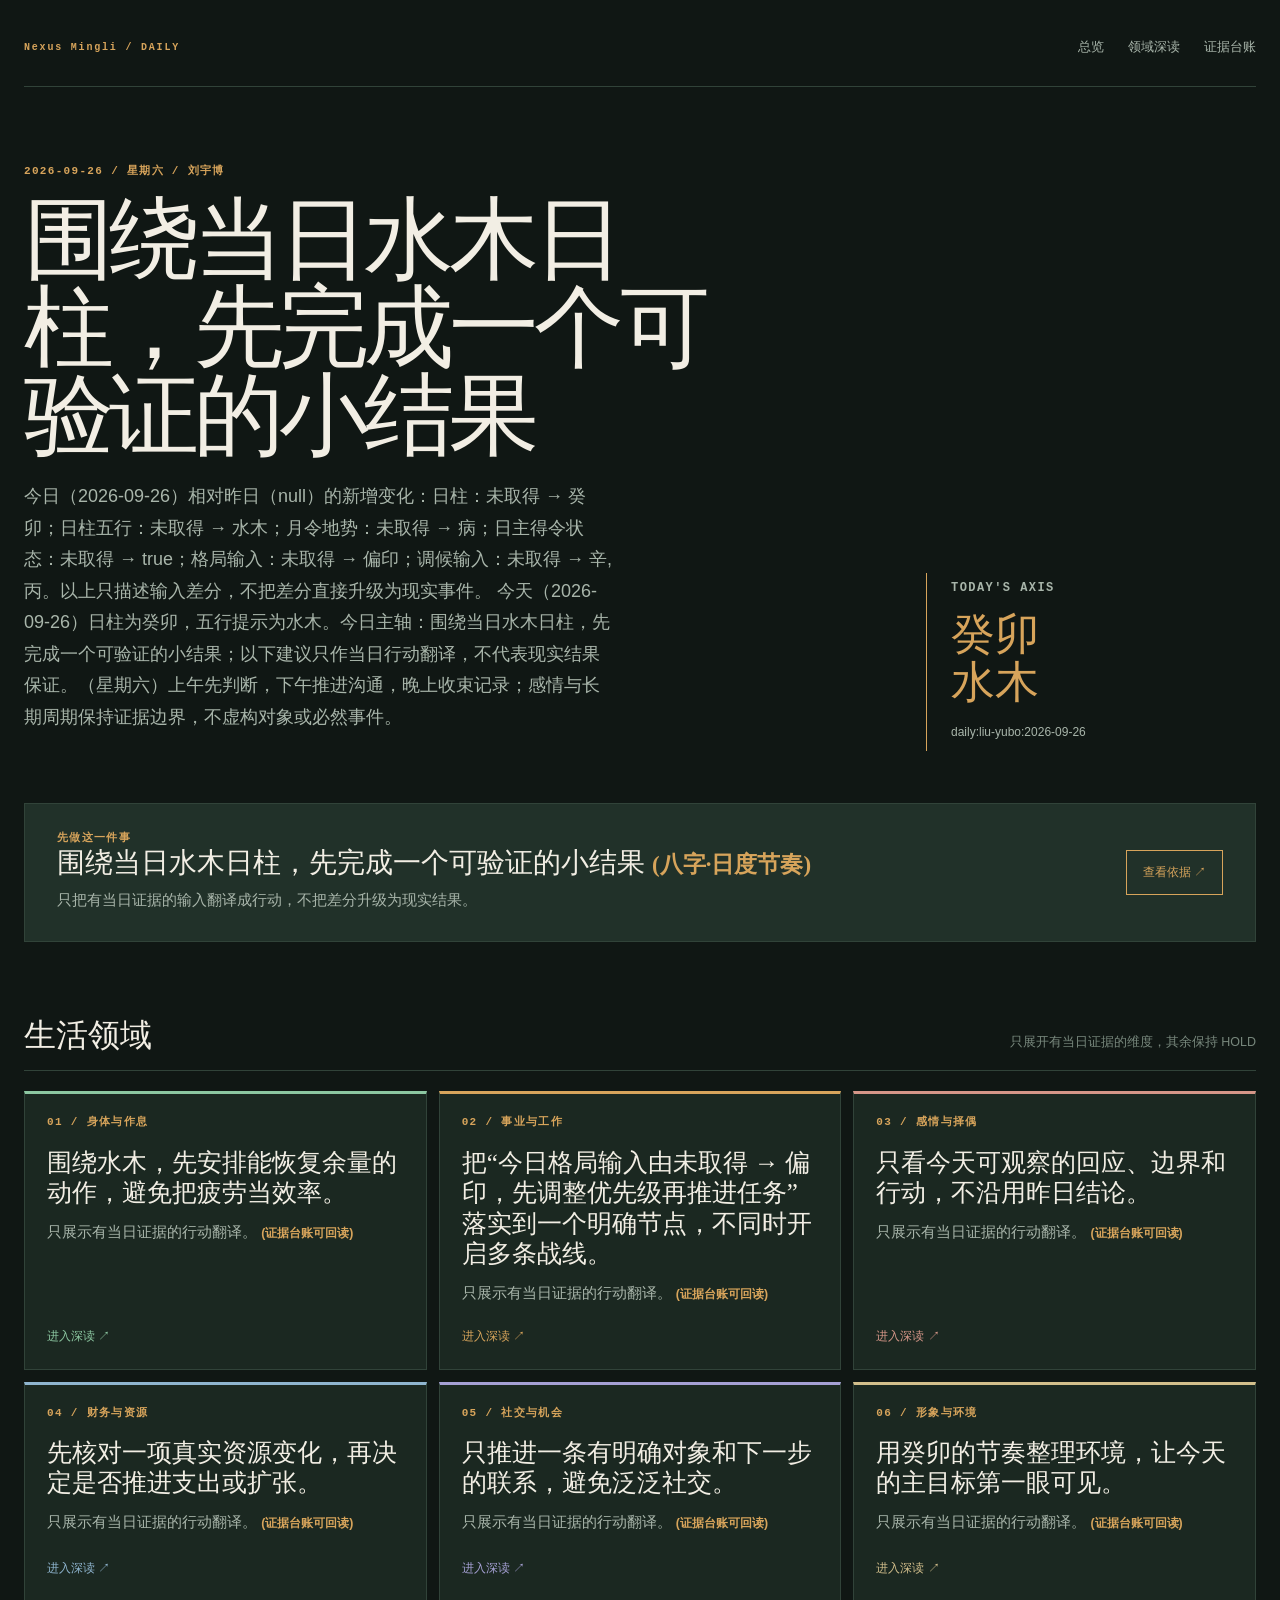
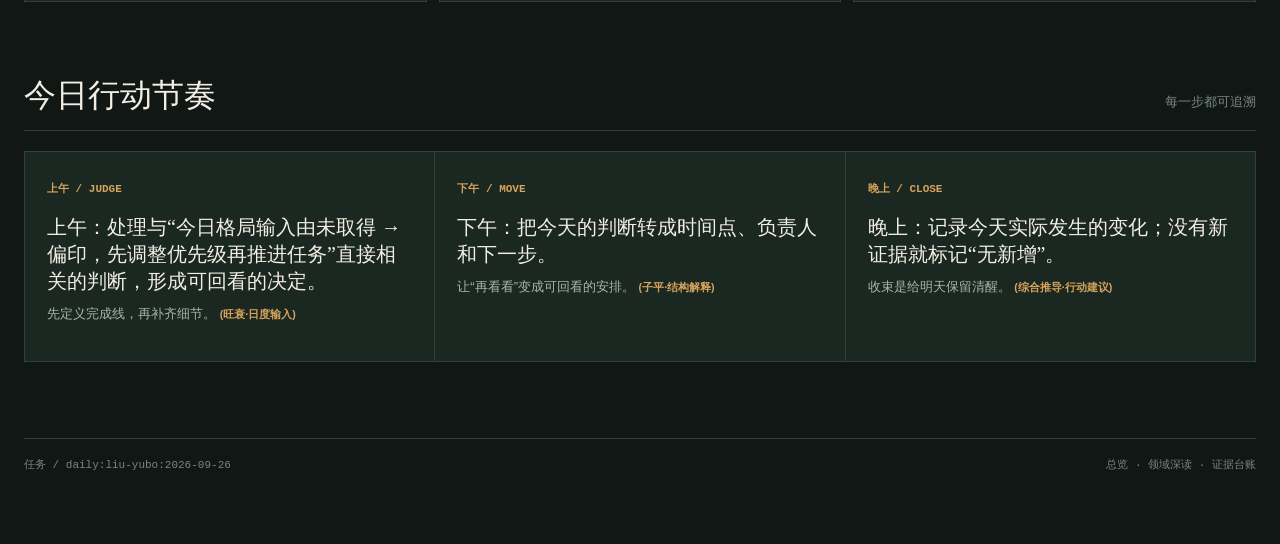
<file: index.html>
<!doctype html><html lang="zh-CN"><head><meta charset="utf-8"><meta name="viewport" content="width=device-width,initial-scale=1"><meta name="description" content="Nexus Mingli｜刘宇博个人命理日报与可回放证据台账"><link rel="canonical" href="https://fieldsgroover108-sys.github.io/liu-yubo-mingli-daily/"><title>刘宇博｜2026-09-26 总览</title><link rel="stylesheet" href="styles.css"></head><body><main class="shell"><header class="top"><div class="brand">Nexus Mingli / DAILY</div><nav class="nav"><a href="index.html">总览</a><a href="domain.html">领域深读</a><a href="evidence.html">证据台账</a></nav></header><section class="hero"><div><div class="eyebrow">2026-09-26 / 星期六 / 刘宇博</div><h1>围绕当日水木日柱，先完成一个可验证的小结果</h1><p>今日（2026-09-26）相对昨日（null）的新增变化：日柱：未取得 → 癸卯；日柱五行：未取得 → 水木；月令地势：未取得 → 病；日主得令状态：未取得 → true；格局输入：未取得 → 偏印；调候输入：未取得 → 辛,丙。以上只描述输入差分，不把差分直接升级为现实事件。 今天（2026-09-26）日柱为癸卯，五行提示为水木。今日主轴：围绕当日水木日柱，先完成一个可验证的小结果；以下建议只作当日行动翻译，不代表现实结果保证。（星期六）上午先判断，下午推进沟通，晚上收束记录；感情与长期周期保持证据边界，不虚构对象或必然事件。</p></div><aside class="hero-mark"><span class="kicker">TODAY'S AXIS</span><strong>癸卯<br>水木</strong><span>daily:liu-yubo:2026-09-26</span></aside></section><section class="focus"><div><div class="kicker">先做这一件事</div><h2>围绕当日水木日柱，先完成一个可验证的小结果 <span class="source">(八字·日度节奏)</span></h2><p>只把有当日证据的输入翻译成行动，不把差分升级为现实结果。</p></div><a class="button" href="evidence.html#summary">查看依据 ↗</a></section><div class="section-head"><h2>生活领域</h2><small>只展开有当日证据的维度，其余保持 HOLD</small></div><section class="grid"><a class="tile health" href="domain.html#health"><span class="kicker">01 / 身体与作息</span><h3>围绕水木，先安排能恢复余量的动作，避免把疲劳当效率。</h3><p>只展示有当日证据的行动翻译。 <span class="source">(证据台账可回读)</span></p><span class="button">进入深读 ↗</span></a><a class="tile career" href="domain.html#career"><span class="kicker">02 / 事业与工作</span><h3>把“今日格局输入由未取得 → 偏印，先调整优先级再推进任务”落实到一个明确节点，不同时开启多条战线。</h3><p>只展示有当日证据的行动翻译。 <span class="source">(证据台账可回读)</span></p><span class="button">进入深读 ↗</span></a><a class="tile love" href="domain.html#love"><span class="kicker">03 / 感情与择偶</span><h3>只看今天可观察的回应、边界和行动，不沿用昨日结论。</h3><p>只展示有当日证据的行动翻译。 <span class="source">(证据台账可回读)</span></p><span class="button">进入深读 ↗</span></a><a class="tile money" href="domain.html#money"><span class="kicker">04 / 财务与资源</span><h3>先核对一项真实资源变化，再决定是否推进支出或扩张。</h3><p>只展示有当日证据的行动翻译。 <span class="source">(证据台账可回读)</span></p><span class="button">进入深读 ↗</span></a><a class="tile social" href="domain.html#social"><span class="kicker">05 / 社交与机会</span><h3>只推进一条有明确对象和下一步的联系，避免泛泛社交。</h3><p>只展示有当日证据的行动翻译。 <span class="source">(证据台账可回读)</span></p><span class="button">进入深读 ↗</span></a><a class="tile style" href="domain.html#style"><span class="kicker">06 / 形象与环境</span><h3>用癸卯的节奏整理环境，让今天的主目标第一眼可见。</h3><p>只展示有当日证据的行动翻译。 <span class="source">(证据台账可回读)</span></p><span class="button">进入深读 ↗</span></a></section><div class="section-head"><h2>今日行动节奏</h2><small>每一步都可追溯</small></div><section class="action-list"><article class="action"><time>上午 / JUDGE</time><strong>上午：处理与“今日格局输入由未取得 → 偏印，先调整优先级再推进任务”直接相关的判断，形成可回看的决定。</strong><p>先定义完成线，再补齐细节。 <span class="source">(旺衰·日度输入)</span></p></article><article class="action"><time>下午 / MOVE</time><strong>下午：把今天的判断转成时间点、负责人和下一步。</strong><p>让“再看看”变成可回看的安排。 <span class="source">(子平·结构解释)</span></p></article><article class="action"><time>晚上 / CLOSE</time><strong>晚上：记录今天实际发生的变化；没有新证据就标记“无新增”。</strong><p>收束是给明天保留清醒。 <span class="source">(综合推导·行动建议)</span></p></article></section><footer class="footer"><span>任务 / daily:liu-yubo:2026-09-26</span><span><a href="index.html">总览</a> · <a href="domain.html">领域深读</a> · <a href="evidence.html">证据台账</a></span></footer></main></body></html>
</file>
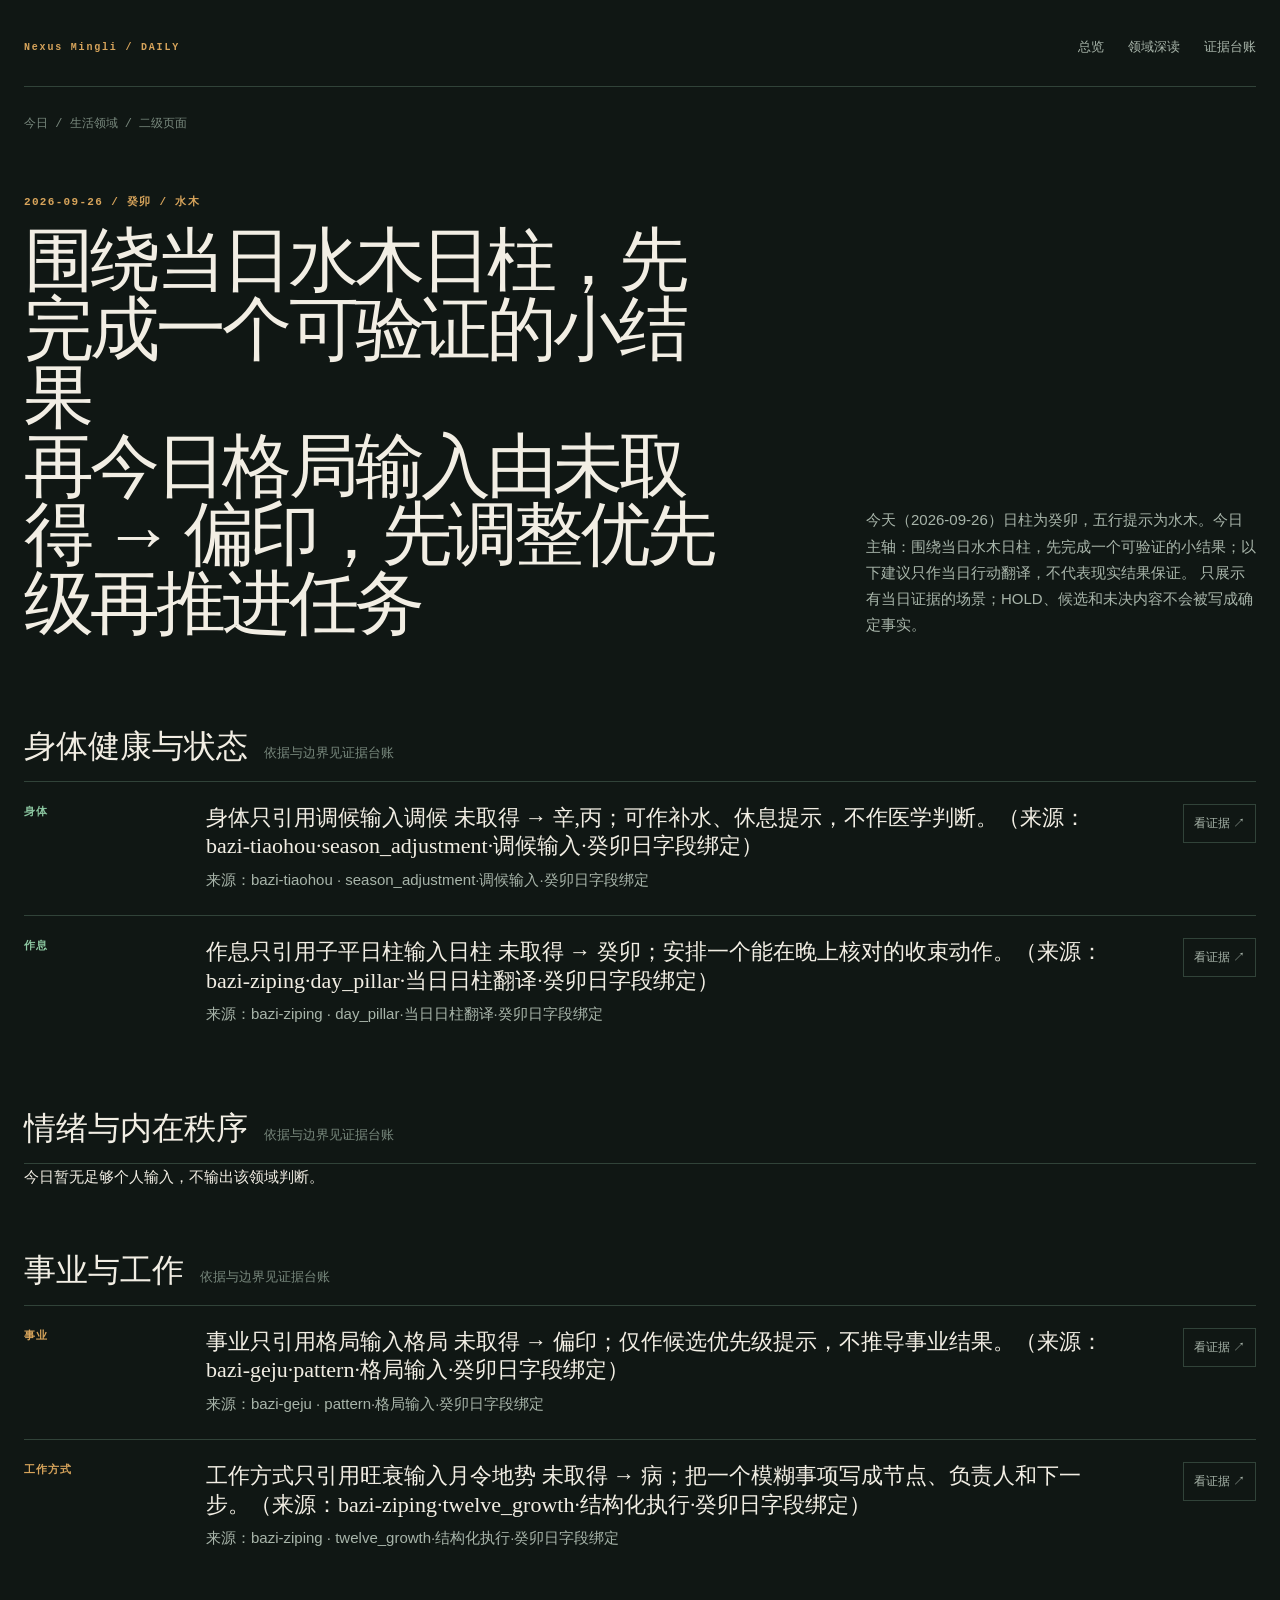
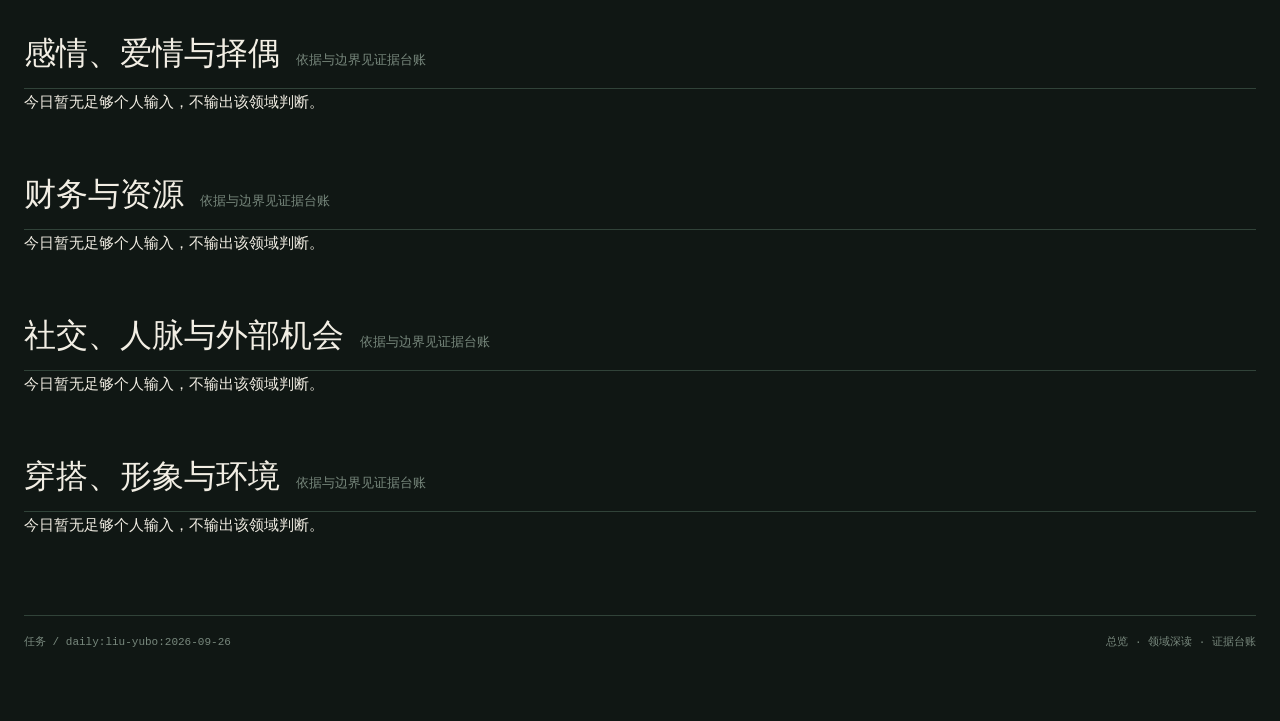
<file: domain.html>
<!doctype html><html lang="zh-CN"><head><meta charset="utf-8"><meta name="viewport" content="width=device-width,initial-scale=1"><meta name="description" content="Nexus Mingli｜刘宇博个人命理日报与可回放证据台账"><link rel="canonical" href="https://fieldsgroover108-sys.github.io/liu-yubo-mingli-daily/domain.html"><title>刘宇博｜2026-09-26 领域深读</title><link rel="stylesheet" href="styles.css"></head><body><main class="shell"><header class="top"><div class="brand">Nexus Mingli / DAILY</div><nav class="nav"><a href="index.html">总览</a><a href="domain.html">领域深读</a><a href="evidence.html">证据台账</a></nav></header><div class="crumb">今日 / 生活领域 / 二级页面</div><section class="domain-head"><div><div class="eyebrow">2026-09-26 / 癸卯 / 水木</div><h1>围绕当日水木日柱，先完成一个可验证的小结果<br>再今日格局输入由未取得 → 偏印，先调整优先级再推进任务</h1></div><p>今天（2026-09-26）日柱为癸卯，五行提示为水木。今日主轴：围绕当日水木日柱，先完成一个可验证的小结果；以下建议只作当日行动翻译，不代表现实结果保证。 只展示有当日证据的场景；HOLD、候选和未决内容不会被写成确定事实。</p></section><section id="health" class="domain-section"><div class="domain-title"><h2>身体健康与状态</h2><small>依据与边界见证据台账</small></div><div class="reading health"><span class="label">身体</span><div><h3>身体只引用调候输入调候 未取得 → 辛,丙；可作补水、休息提示，不作医学判断。（来源：bazi-tiaohou·season_adjustment·调候输入·癸卯日字段绑定）</h3><p>来源：bazi-tiaohou · season_adjustment·调候输入·癸卯日字段绑定</p></div><a class="button" href="evidence.html#bazi-tiaohou">看证据 ↗</a></div><div class="reading health"><span class="label">作息</span><div><h3>作息只引用子平日柱输入日柱 未取得 → 癸卯；安排一个能在晚上核对的收束动作。（来源：bazi-ziping·day_pillar·当日日柱翻译·癸卯日字段绑定）</h3><p>来源：bazi-ziping · day_pillar·当日日柱翻译·癸卯日字段绑定</p></div><a class="button" href="evidence.html#bazi-ziping">看证据 ↗</a></div></section><section id="emotion" class="domain-section"><div class="domain-title"><h2>情绪与内在秩序</h2><small>依据与边界见证据台账</small></div><p class="empty">今日暂无足够个人输入，不输出该领域判断。</p></section><section id="career" class="domain-section"><div class="domain-title"><h2>事业与工作</h2><small>依据与边界见证据台账</small></div><div class="reading career"><span class="label">事业</span><div><h3>事业只引用格局输入格局 未取得 → 偏印；仅作候选优先级提示，不推导事业结果。（来源：bazi-geju·pattern·格局输入·癸卯日字段绑定）</h3><p>来源：bazi-geju · pattern·格局输入·癸卯日字段绑定</p></div><a class="button" href="evidence.html#bazi-geju">看证据 ↗</a></div><div class="reading career"><span class="label">工作方式</span><div><h3>工作方式只引用旺衰输入月令地势 未取得 → 病；把一个模糊事项写成节点、负责人和下一步。（来源：bazi-ziping·twelve_growth·结构化执行·癸卯日字段绑定）</h3><p>来源：bazi-ziping · twelve_growth·结构化执行·癸卯日字段绑定</p></div><a class="button" href="evidence.html#bazi-ziping">看证据 ↗</a></div></section><section id="love" class="domain-section"><div class="domain-title"><h2>感情、爱情与择偶</h2><small>依据与边界见证据台账</small></div><p class="empty">今日暂无足够个人输入，不输出该领域判断。</p></section><section id="money" class="domain-section"><div class="domain-title"><h2>财务与资源</h2><small>依据与边界见证据台账</small></div><p class="empty">今日暂无足够个人输入，不输出该领域判断。</p></section><section id="social" class="domain-section"><div class="domain-title"><h2>社交、人脉与外部机会</h2><small>依据与边界见证据台账</small></div><p class="empty">今日暂无足够个人输入，不输出该领域判断。</p></section><section id="style" class="domain-section"><div class="domain-title"><h2>穿搭、形象与环境</h2><small>依据与边界见证据台账</small></div><p class="empty">今日暂无足够个人输入，不输出该领域判断。</p></section><footer class="footer"><span>任务 / daily:liu-yubo:2026-09-26</span><span><a href="index.html">总览</a> · <a href="domain.html">领域深读</a> · <a href="evidence.html">证据台账</a></span></footer></main></body></html>
</file>
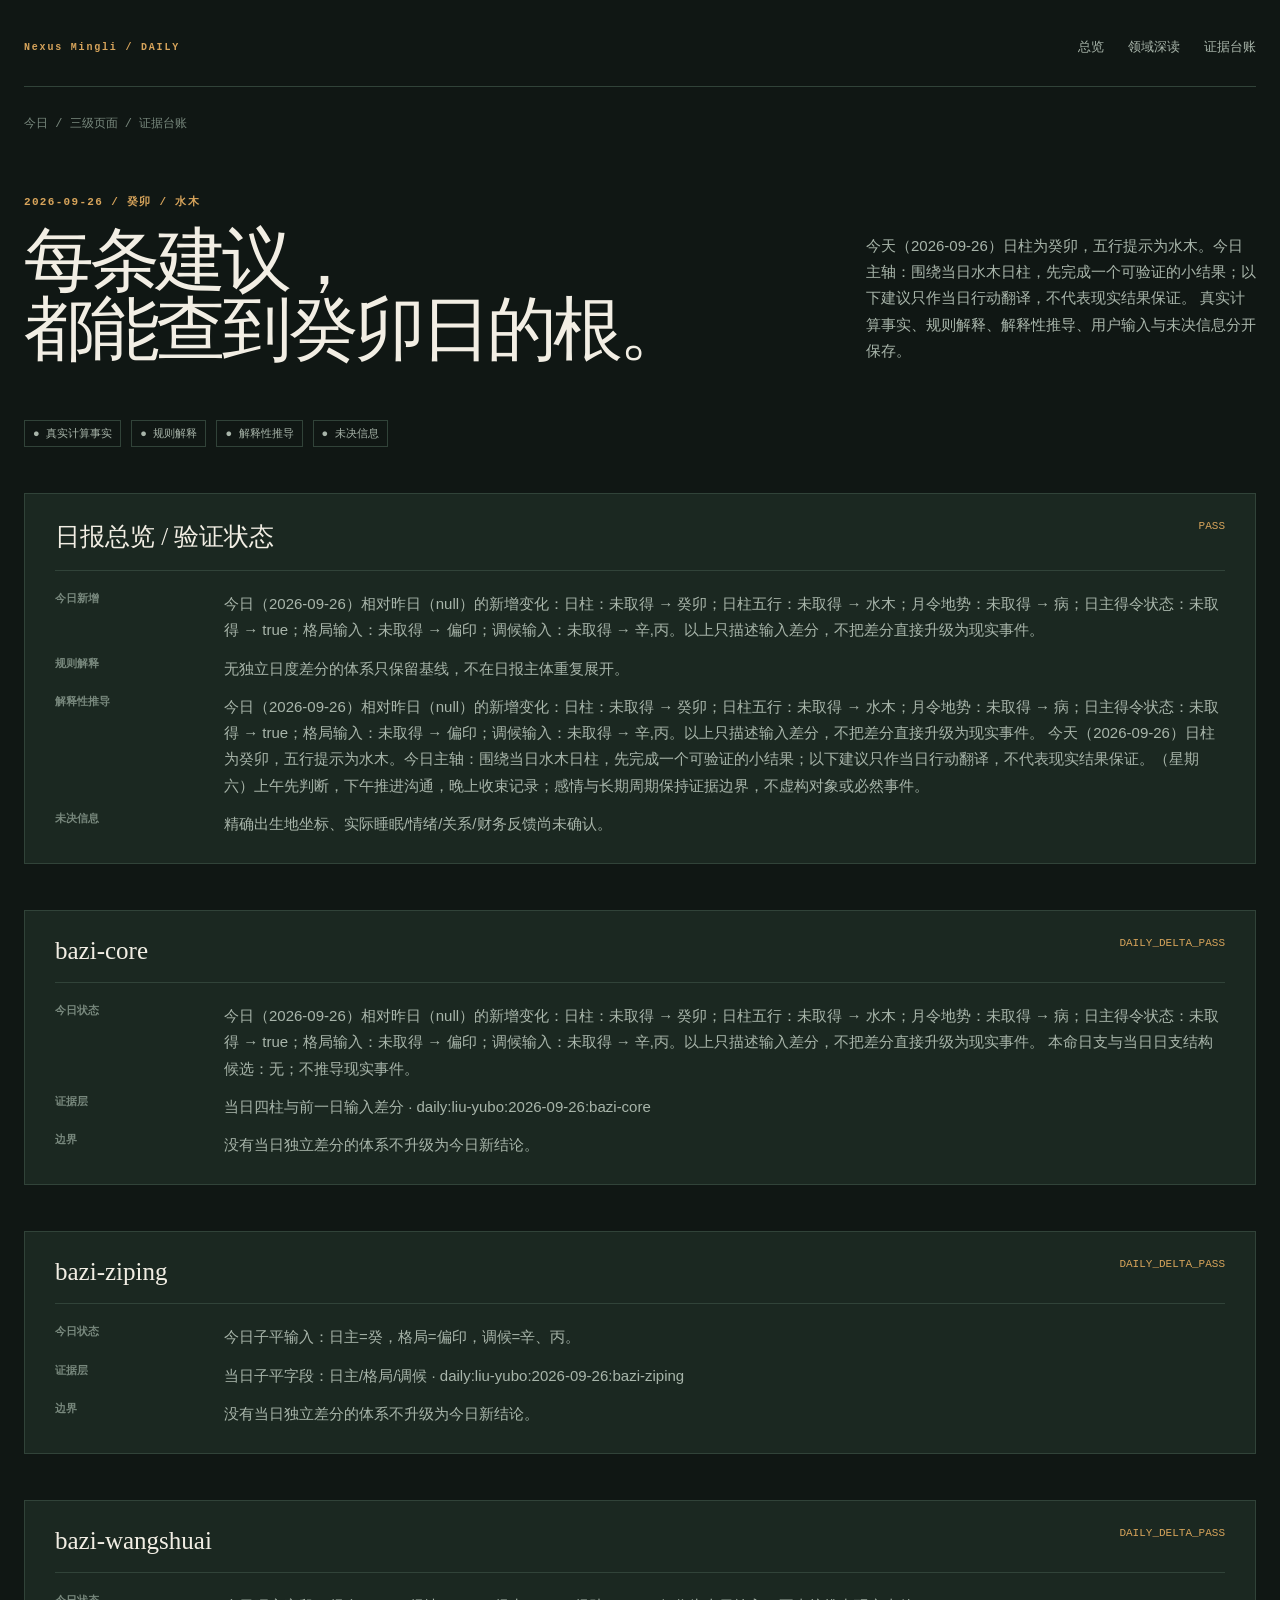
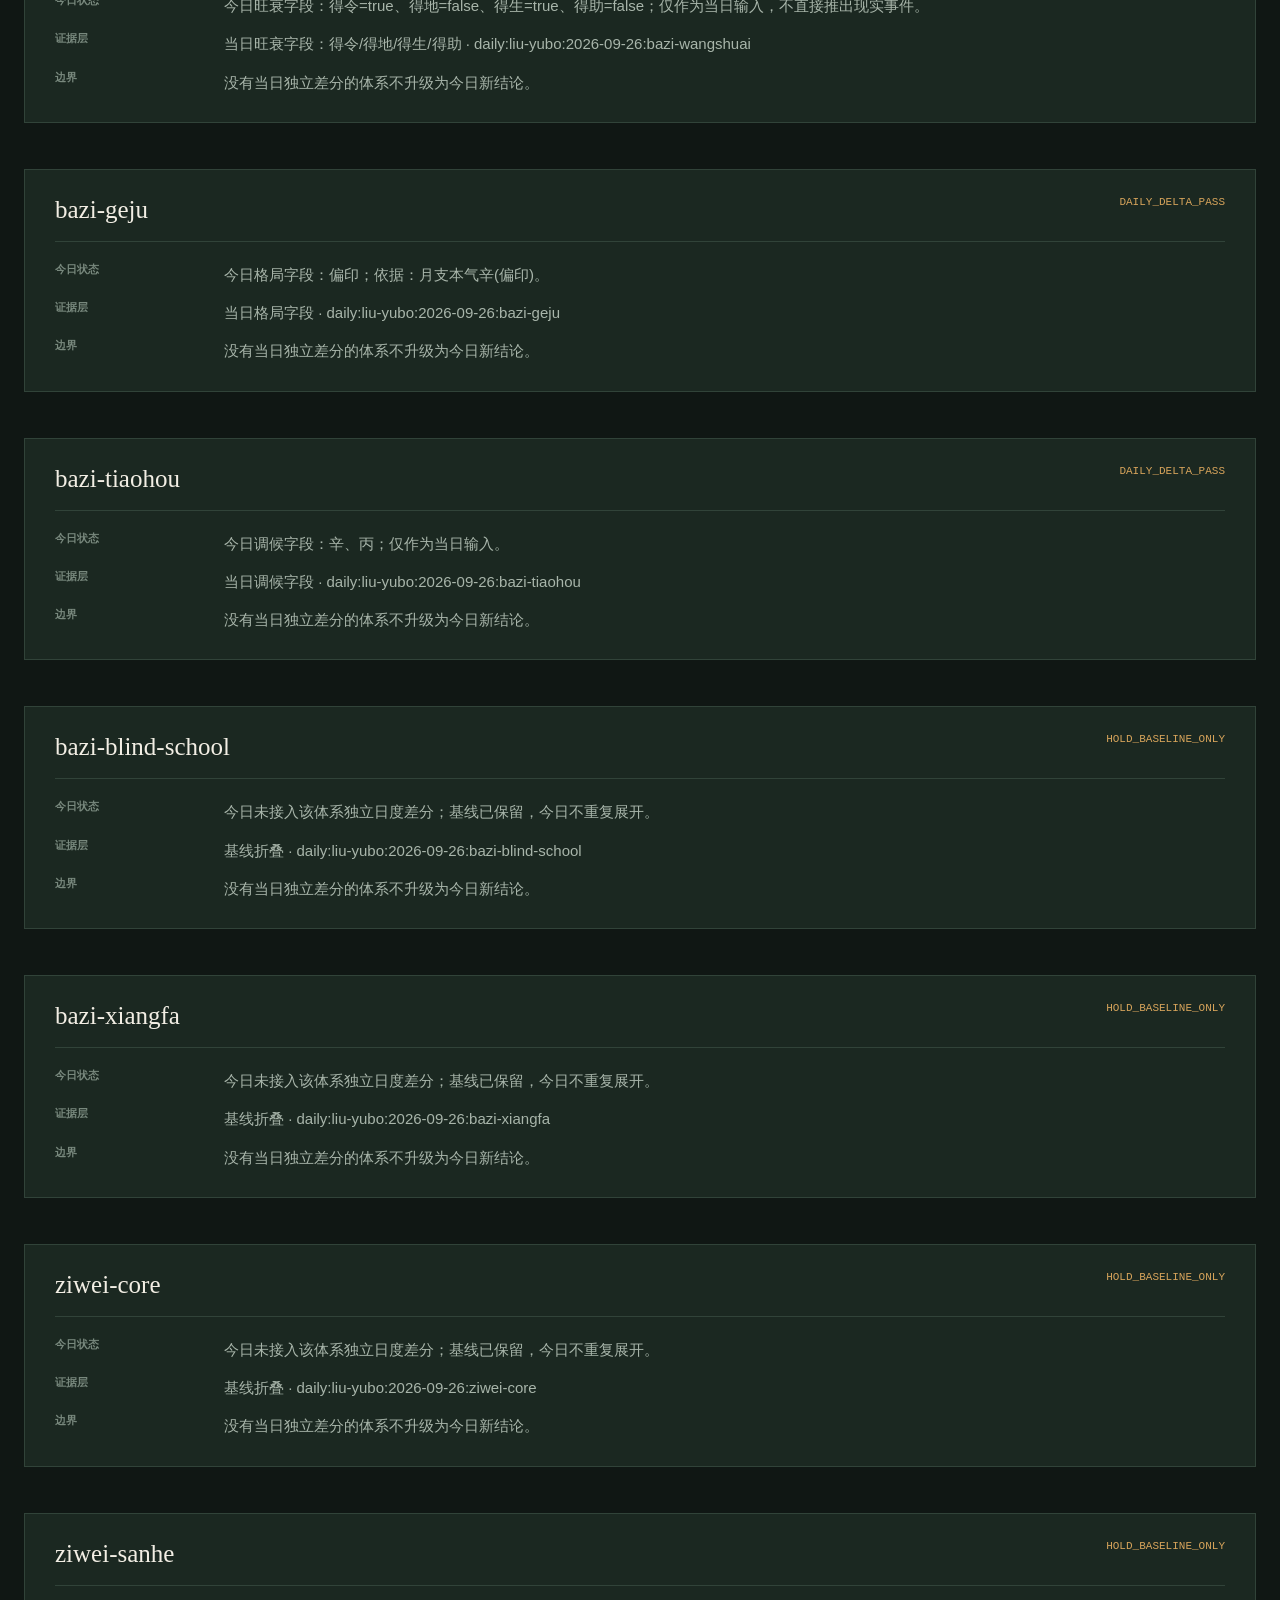
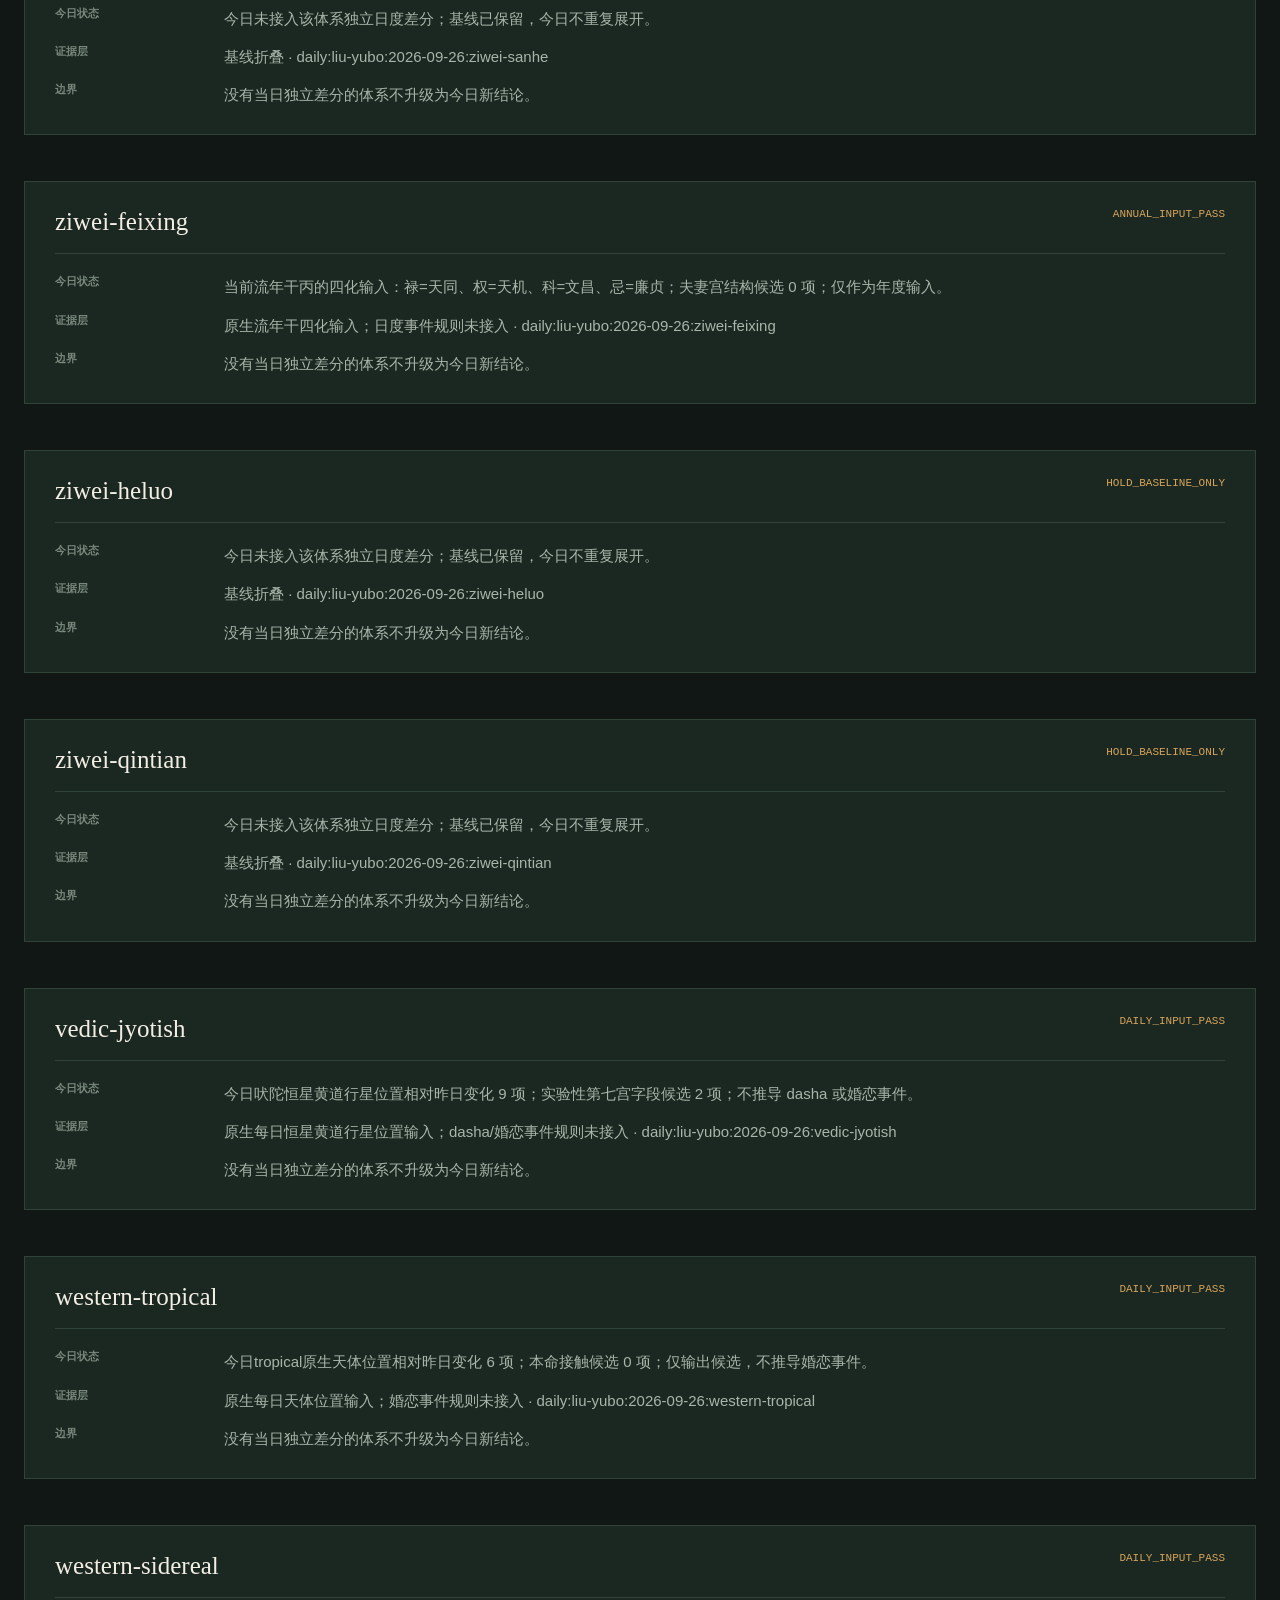
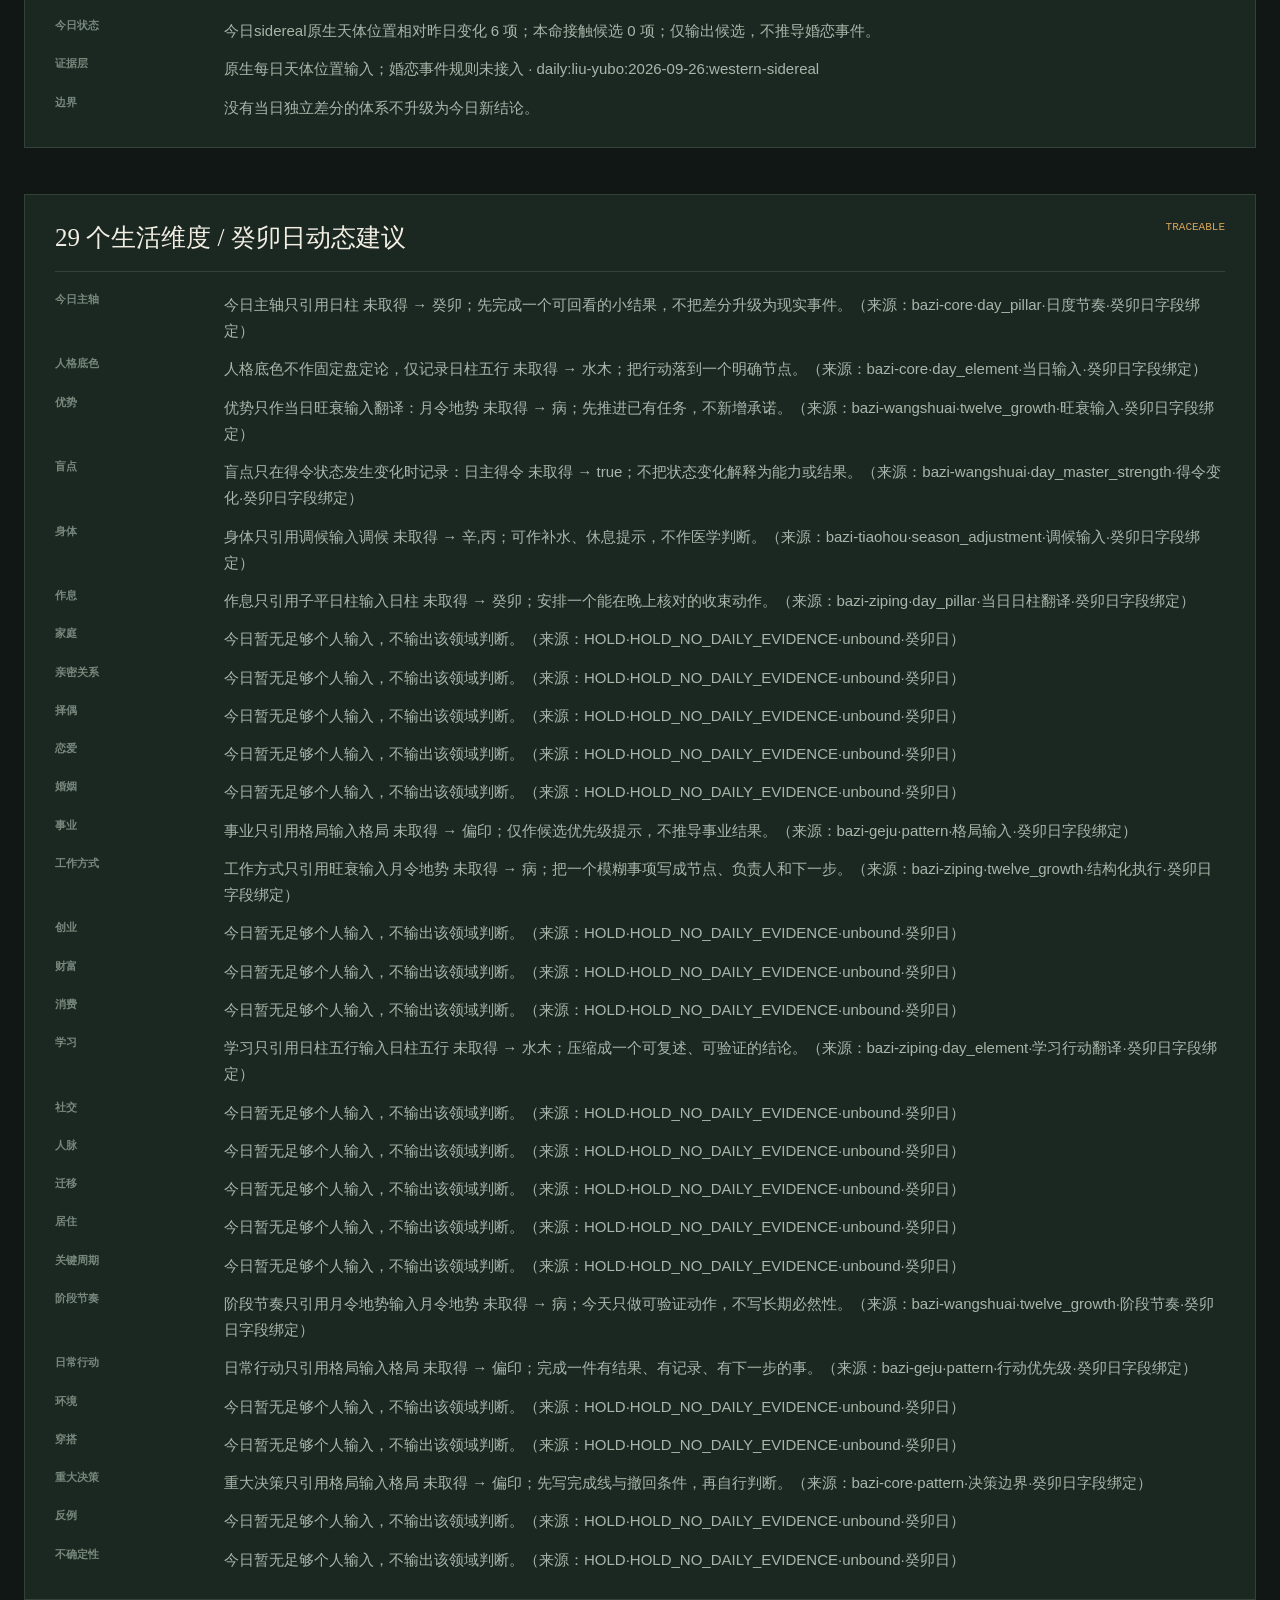
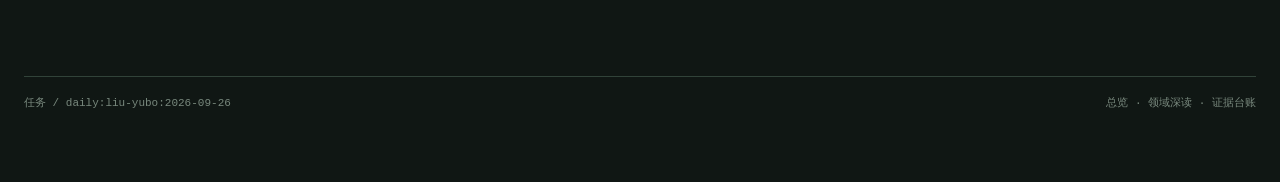
<file: evidence.html>
<!doctype html><html lang="zh-CN"><head><meta charset="utf-8"><meta name="viewport" content="width=device-width,initial-scale=1"><meta name="description" content="Nexus Mingli｜刘宇博个人命理日报与可回放证据台账"><link rel="canonical" href="https://fieldsgroover108-sys.github.io/liu-yubo-mingli-daily/evidence.html"><title>刘宇博｜2026-09-26 证据台账</title><link rel="stylesheet" href="styles.css"></head><body><main class="shell"><header class="top"><div class="brand">Nexus Mingli / DAILY</div><nav class="nav"><a href="index.html">总览</a><a href="domain.html">领域深读</a><a href="evidence.html">证据台账</a></nav></header><div class="crumb">今日 / 三级页面 / 证据台账</div><section class="domain-head"><div><div class="eyebrow">2026-09-26 / 癸卯 / 水木</div><h1>每条建议，<br>都能查到癸卯日的根。</h1></div><p>今天（2026-09-26）日柱为癸卯，五行提示为水木。今日主轴：围绕当日水木日柱，先完成一个可验证的小结果；以下建议只作当日行动翻译，不代表现实结果保证。 真实计算事实、规则解释、解释性推导、用户输入与未决信息分开保存。</p></section><div class="legend"><span class="fact">● 真实计算事实</span><span class="rule">● 规则解释</span><span class="inference">● 解释性推导</span><span class="open">● 未决信息</span></div><section id="summary" class="evidence"><div class="evidence-head"><h3>日报总览 / 验证状态</h3><span class="status">PASS</span></div><dl class="ledger"><dt class="fact">今日新增</dt><dd>今日（2026-09-26）相对昨日（null）的新增变化：日柱：未取得 → 癸卯；日柱五行：未取得 → 水木；月令地势：未取得 → 病；日主得令状态：未取得 → true；格局输入：未取得 → 偏印；调候输入：未取得 → 辛,丙。以上只描述输入差分，不把差分直接升级为现实事件。</dd><dt class="rule">规则解释</dt><dd>无独立日度差分的体系只保留基线，不在日报主体重复展开。</dd><dt class="inference">解释性推导</dt><dd>今日（2026-09-26）相对昨日（null）的新增变化：日柱：未取得 → 癸卯；日柱五行：未取得 → 水木；月令地势：未取得 → 病；日主得令状态：未取得 → true；格局输入：未取得 → 偏印；调候输入：未取得 → 辛,丙。以上只描述输入差分，不把差分直接升级为现实事件。 今天（2026-09-26）日柱为癸卯，五行提示为水木。今日主轴：围绕当日水木日柱，先完成一个可验证的小结果；以下建议只作当日行动翻译，不代表现实结果保证。（星期六）上午先判断，下午推进沟通，晚上收束记录；感情与长期周期保持证据边界，不虚构对象或必然事件。</dd><dt class="open">未决信息</dt><dd>精确出生地坐标、实际睡眠/情绪/关系/财务反馈尚未确认。</dd></dl></section><section id="bazi-core" class="evidence"><div class="evidence-head"><h3>bazi-core</h3><span class="status">DAILY_DELTA_PASS</span></div><dl class="ledger"><dt class="inference">今日状态</dt><dd>今日（2026-09-26）相对昨日（null）的新增变化：日柱：未取得 → 癸卯；日柱五行：未取得 → 水木；月令地势：未取得 → 病；日主得令状态：未取得 → true；格局输入：未取得 → 偏印；调候输入：未取得 → 辛,丙。以上只描述输入差分，不把差分直接升级为现实事件。 本命日支与当日日支结构候选：无；不推导现实事件。</dd><dt>证据层</dt><dd>当日四柱与前一日输入差分 · daily:liu-yubo:2026-09-26:bazi-core</dd><dt class="open">边界</dt><dd>没有当日独立差分的体系不升级为今日新结论。</dd></dl></section><section id="bazi-ziping" class="evidence"><div class="evidence-head"><h3>bazi-ziping</h3><span class="status">DAILY_DELTA_PASS</span></div><dl class="ledger"><dt class="inference">今日状态</dt><dd>今日子平输入：日主=癸，格局=偏印，调候=辛、丙。</dd><dt>证据层</dt><dd>当日子平字段：日主/格局/调候 · daily:liu-yubo:2026-09-26:bazi-ziping</dd><dt class="open">边界</dt><dd>没有当日独立差分的体系不升级为今日新结论。</dd></dl></section><section id="bazi-wangshuai" class="evidence"><div class="evidence-head"><h3>bazi-wangshuai</h3><span class="status">DAILY_DELTA_PASS</span></div><dl class="ledger"><dt class="inference">今日状态</dt><dd>今日旺衰字段：得令=true、得地=false、得生=true、得助=false；仅作为当日输入，不直接推出现实事件。</dd><dt>证据层</dt><dd>当日旺衰字段：得令/得地/得生/得助 · daily:liu-yubo:2026-09-26:bazi-wangshuai</dd><dt class="open">边界</dt><dd>没有当日独立差分的体系不升级为今日新结论。</dd></dl></section><section id="bazi-geju" class="evidence"><div class="evidence-head"><h3>bazi-geju</h3><span class="status">DAILY_DELTA_PASS</span></div><dl class="ledger"><dt class="inference">今日状态</dt><dd>今日格局字段：偏印；依据：月支本气辛(偏印)。</dd><dt>证据层</dt><dd>当日格局字段 · daily:liu-yubo:2026-09-26:bazi-geju</dd><dt class="open">边界</dt><dd>没有当日独立差分的体系不升级为今日新结论。</dd></dl></section><section id="bazi-tiaohou" class="evidence"><div class="evidence-head"><h3>bazi-tiaohou</h3><span class="status">DAILY_DELTA_PASS</span></div><dl class="ledger"><dt class="inference">今日状态</dt><dd>今日调候字段：辛、丙；仅作为当日输入。</dd><dt>证据层</dt><dd>当日调候字段 · daily:liu-yubo:2026-09-26:bazi-tiaohou</dd><dt class="open">边界</dt><dd>没有当日独立差分的体系不升级为今日新结论。</dd></dl></section><section id="bazi-blind-school" class="evidence"><div class="evidence-head"><h3>bazi-blind-school</h3><span class="status">HOLD_BASELINE_ONLY</span></div><dl class="ledger"><dt class="inference">今日状态</dt><dd>今日未接入该体系独立日度差分；基线已保留，今日不重复展开。</dd><dt>证据层</dt><dd>基线折叠 · daily:liu-yubo:2026-09-26:bazi-blind-school</dd><dt class="open">边界</dt><dd>没有当日独立差分的体系不升级为今日新结论。</dd></dl></section><section id="bazi-xiangfa" class="evidence"><div class="evidence-head"><h3>bazi-xiangfa</h3><span class="status">HOLD_BASELINE_ONLY</span></div><dl class="ledger"><dt class="inference">今日状态</dt><dd>今日未接入该体系独立日度差分；基线已保留，今日不重复展开。</dd><dt>证据层</dt><dd>基线折叠 · daily:liu-yubo:2026-09-26:bazi-xiangfa</dd><dt class="open">边界</dt><dd>没有当日独立差分的体系不升级为今日新结论。</dd></dl></section><section id="ziwei-core" class="evidence"><div class="evidence-head"><h3>ziwei-core</h3><span class="status">HOLD_BASELINE_ONLY</span></div><dl class="ledger"><dt class="inference">今日状态</dt><dd>今日未接入该体系独立日度差分；基线已保留，今日不重复展开。</dd><dt>证据层</dt><dd>基线折叠 · daily:liu-yubo:2026-09-26:ziwei-core</dd><dt class="open">边界</dt><dd>没有当日独立差分的体系不升级为今日新结论。</dd></dl></section><section id="ziwei-sanhe" class="evidence"><div class="evidence-head"><h3>ziwei-sanhe</h3><span class="status">HOLD_BASELINE_ONLY</span></div><dl class="ledger"><dt class="inference">今日状态</dt><dd>今日未接入该体系独立日度差分；基线已保留，今日不重复展开。</dd><dt>证据层</dt><dd>基线折叠 · daily:liu-yubo:2026-09-26:ziwei-sanhe</dd><dt class="open">边界</dt><dd>没有当日独立差分的体系不升级为今日新结论。</dd></dl></section><section id="ziwei-feixing" class="evidence"><div class="evidence-head"><h3>ziwei-feixing</h3><span class="status">ANNUAL_INPUT_PASS</span></div><dl class="ledger"><dt class="inference">今日状态</dt><dd>当前流年干丙的四化输入：禄=天同、权=天机、科=文昌、忌=廉贞；夫妻宫结构候选 0 项；仅作为年度输入。</dd><dt>证据层</dt><dd>原生流年干四化输入；日度事件规则未接入 · daily:liu-yubo:2026-09-26:ziwei-feixing</dd><dt class="open">边界</dt><dd>没有当日独立差分的体系不升级为今日新结论。</dd></dl></section><section id="ziwei-heluo" class="evidence"><div class="evidence-head"><h3>ziwei-heluo</h3><span class="status">HOLD_BASELINE_ONLY</span></div><dl class="ledger"><dt class="inference">今日状态</dt><dd>今日未接入该体系独立日度差分；基线已保留，今日不重复展开。</dd><dt>证据层</dt><dd>基线折叠 · daily:liu-yubo:2026-09-26:ziwei-heluo</dd><dt class="open">边界</dt><dd>没有当日独立差分的体系不升级为今日新结论。</dd></dl></section><section id="ziwei-qintian" class="evidence"><div class="evidence-head"><h3>ziwei-qintian</h3><span class="status">HOLD_BASELINE_ONLY</span></div><dl class="ledger"><dt class="inference">今日状态</dt><dd>今日未接入该体系独立日度差分；基线已保留，今日不重复展开。</dd><dt>证据层</dt><dd>基线折叠 · daily:liu-yubo:2026-09-26:ziwei-qintian</dd><dt class="open">边界</dt><dd>没有当日独立差分的体系不升级为今日新结论。</dd></dl></section><section id="vedic-jyotish" class="evidence"><div class="evidence-head"><h3>vedic-jyotish</h3><span class="status">DAILY_INPUT_PASS</span></div><dl class="ledger"><dt class="inference">今日状态</dt><dd>今日吠陀恒星黄道行星位置相对昨日变化 9 项；实验性第七宫字段候选 2 项；不推导 dasha 或婚恋事件。</dd><dt>证据层</dt><dd>原生每日恒星黄道行星位置输入；dasha/婚恋事件规则未接入 · daily:liu-yubo:2026-09-26:vedic-jyotish</dd><dt class="open">边界</dt><dd>没有当日独立差分的体系不升级为今日新结论。</dd></dl></section><section id="western-tropical" class="evidence"><div class="evidence-head"><h3>western-tropical</h3><span class="status">DAILY_INPUT_PASS</span></div><dl class="ledger"><dt class="inference">今日状态</dt><dd>今日tropical原生天体位置相对昨日变化 6 项；本命接触候选 0 项；仅输出候选，不推导婚恋事件。</dd><dt>证据层</dt><dd>原生每日天体位置输入；婚恋事件规则未接入 · daily:liu-yubo:2026-09-26:western-tropical</dd><dt class="open">边界</dt><dd>没有当日独立差分的体系不升级为今日新结论。</dd></dl></section><section id="western-sidereal" class="evidence"><div class="evidence-head"><h3>western-sidereal</h3><span class="status">DAILY_INPUT_PASS</span></div><dl class="ledger"><dt class="inference">今日状态</dt><dd>今日sidereal原生天体位置相对昨日变化 6 项；本命接触候选 0 项；仅输出候选，不推导婚恋事件。</dd><dt>证据层</dt><dd>原生每日天体位置输入；婚恋事件规则未接入 · daily:liu-yubo:2026-09-26:western-sidereal</dd><dt class="open">边界</dt><dd>没有当日独立差分的体系不升级为今日新结论。</dd></dl></section><section id="dimensions" class="evidence"><div class="evidence-head"><h3>29 个生活维度 / 癸卯日动态建议</h3><span class="status">TRACEABLE</span></div><dl class="ledger"><dt class="inference">今日主轴</dt><dd>今日主轴只引用日柱 未取得 → 癸卯；先完成一个可回看的小结果，不把差分升级为现实事件。（来源：bazi-core·day_pillar·日度节奏·癸卯日字段绑定）</dd><dt class="inference">人格底色</dt><dd>人格底色不作固定盘定论，仅记录日柱五行 未取得 → 水木；把行动落到一个明确节点。（来源：bazi-core·day_element·当日输入·癸卯日字段绑定）</dd><dt class="inference">优势</dt><dd>优势只作当日旺衰输入翻译：月令地势 未取得 → 病；先推进已有任务，不新增承诺。（来源：bazi-wangshuai·twelve_growth·旺衰输入·癸卯日字段绑定）</dd><dt class="inference">盲点</dt><dd>盲点只在得令状态发生变化时记录：日主得令 未取得 → true；不把状态变化解释为能力或结果。（来源：bazi-wangshuai·day_master_strength·得令变化·癸卯日字段绑定）</dd><dt class="inference">身体</dt><dd>身体只引用调候输入调候 未取得 → 辛,丙；可作补水、休息提示，不作医学判断。（来源：bazi-tiaohou·season_adjustment·调候输入·癸卯日字段绑定）</dd><dt class="inference">作息</dt><dd>作息只引用子平日柱输入日柱 未取得 → 癸卯；安排一个能在晚上核对的收束动作。（来源：bazi-ziping·day_pillar·当日日柱翻译·癸卯日字段绑定）</dd><dt class="inference">家庭</dt><dd>今日暂无足够个人输入，不输出该领域判断。（来源：HOLD·HOLD_NO_DAILY_EVIDENCE·unbound·癸卯日）</dd><dt class="inference">亲密关系</dt><dd>今日暂无足够个人输入，不输出该领域判断。（来源：HOLD·HOLD_NO_DAILY_EVIDENCE·unbound·癸卯日）</dd><dt class="inference">择偶</dt><dd>今日暂无足够个人输入，不输出该领域判断。（来源：HOLD·HOLD_NO_DAILY_EVIDENCE·unbound·癸卯日）</dd><dt class="inference">恋爱</dt><dd>今日暂无足够个人输入，不输出该领域判断。（来源：HOLD·HOLD_NO_DAILY_EVIDENCE·unbound·癸卯日）</dd><dt class="inference">婚姻</dt><dd>今日暂无足够个人输入，不输出该领域判断。（来源：HOLD·HOLD_NO_DAILY_EVIDENCE·unbound·癸卯日）</dd><dt class="inference">事业</dt><dd>事业只引用格局输入格局 未取得 → 偏印；仅作候选优先级提示，不推导事业结果。（来源：bazi-geju·pattern·格局输入·癸卯日字段绑定）</dd><dt class="inference">工作方式</dt><dd>工作方式只引用旺衰输入月令地势 未取得 → 病；把一个模糊事项写成节点、负责人和下一步。（来源：bazi-ziping·twelve_growth·结构化执行·癸卯日字段绑定）</dd><dt class="inference">创业</dt><dd>今日暂无足够个人输入，不输出该领域判断。（来源：HOLD·HOLD_NO_DAILY_EVIDENCE·unbound·癸卯日）</dd><dt class="inference">财富</dt><dd>今日暂无足够个人输入，不输出该领域判断。（来源：HOLD·HOLD_NO_DAILY_EVIDENCE·unbound·癸卯日）</dd><dt class="inference">消费</dt><dd>今日暂无足够个人输入，不输出该领域判断。（来源：HOLD·HOLD_NO_DAILY_EVIDENCE·unbound·癸卯日）</dd><dt class="inference">学习</dt><dd>学习只引用日柱五行输入日柱五行 未取得 → 水木；压缩成一个可复述、可验证的结论。（来源：bazi-ziping·day_element·学习行动翻译·癸卯日字段绑定）</dd><dt class="inference">社交</dt><dd>今日暂无足够个人输入，不输出该领域判断。（来源：HOLD·HOLD_NO_DAILY_EVIDENCE·unbound·癸卯日）</dd><dt class="inference">人脉</dt><dd>今日暂无足够个人输入，不输出该领域判断。（来源：HOLD·HOLD_NO_DAILY_EVIDENCE·unbound·癸卯日）</dd><dt class="inference">迁移</dt><dd>今日暂无足够个人输入，不输出该领域判断。（来源：HOLD·HOLD_NO_DAILY_EVIDENCE·unbound·癸卯日）</dd><dt class="inference">居住</dt><dd>今日暂无足够个人输入，不输出该领域判断。（来源：HOLD·HOLD_NO_DAILY_EVIDENCE·unbound·癸卯日）</dd><dt class="inference">关键周期</dt><dd>今日暂无足够个人输入，不输出该领域判断。（来源：HOLD·HOLD_NO_DAILY_EVIDENCE·unbound·癸卯日）</dd><dt class="inference">阶段节奏</dt><dd>阶段节奏只引用月令地势输入月令地势 未取得 → 病；今天只做可验证动作，不写长期必然性。（来源：bazi-wangshuai·twelve_growth·阶段节奏·癸卯日字段绑定）</dd><dt class="inference">日常行动</dt><dd>日常行动只引用格局输入格局 未取得 → 偏印；完成一件有结果、有记录、有下一步的事。（来源：bazi-geju·pattern·行动优先级·癸卯日字段绑定）</dd><dt class="inference">环境</dt><dd>今日暂无足够个人输入，不输出该领域判断。（来源：HOLD·HOLD_NO_DAILY_EVIDENCE·unbound·癸卯日）</dd><dt class="inference">穿搭</dt><dd>今日暂无足够个人输入，不输出该领域判断。（来源：HOLD·HOLD_NO_DAILY_EVIDENCE·unbound·癸卯日）</dd><dt class="inference">重大决策</dt><dd>重大决策只引用格局输入格局 未取得 → 偏印；先写完成线与撤回条件，再自行判断。（来源：bazi-core·pattern·决策边界·癸卯日字段绑定）</dd><dt class="inference">反例</dt><dd>今日暂无足够个人输入，不输出该领域判断。（来源：HOLD·HOLD_NO_DAILY_EVIDENCE·unbound·癸卯日）</dd><dt class="inference">不确定性</dt><dd>今日暂无足够个人输入，不输出该领域判断。（来源：HOLD·HOLD_NO_DAILY_EVIDENCE·unbound·癸卯日）</dd></dl></section><footer class="footer"><span>任务 / daily:liu-yubo:2026-09-26</span><span><a href="index.html">总览</a> · <a href="domain.html">领域深读</a> · <a href="evidence.html">证据台账</a></span></footer></main></body></html>
</file>
<file: styles.css>
:root{--bg:#101714;--bg-soft:#17221d;--panel:#1b2821;--panel-2:#213129;--ink:#f2eee4;--muted:#a8b5aa;--dim:#78887d;--line:#314339;--accent:#d7a45b;--accent-soft:#283f34;--health:#8cc7a1;--career:#d7a45b;--love:#d59688;--money:#8fb5cf;--social:#a5a0d4;--style:#d3bf8c;--serif:"Iowan Old Style","Baskerville","Songti SC",serif;--sans:"Avenir Next","PingFang SC","Microsoft YaHei",sans-serif;--mono:"SFMono-Regular","Cascadia Code",monospace}*{box-sizing:border-box}html{scroll-behavior:smooth}body{margin:0;background:var(--bg);color:var(--ink);font:15px/1.75 var(--sans);-webkit-font-smoothing:antialiased}a{color:inherit;text-decoration:none}.shell{width:min(1240px,calc(100% - 48px));margin:auto;padding:28px 0 72px}.top{display:flex;justify-content:space-between;align-items:center;border-bottom:1px solid var(--line);padding-bottom:18px}.brand{font:700 10px/1 var(--mono);letter-spacing:.18em;color:var(--accent)}.nav{display:flex;gap:24px}.nav a{font-size:13px;color:var(--muted);padding:8px 0;border-bottom:1px solid transparent;transition:color .25s,border-color .25s,transform .25s}.nav a:hover,.nav a:focus-visible{color:var(--ink);border-color:var(--accent);transform:translateY(-2px)}:focus-visible{outline:2px solid var(--accent);outline-offset:4px}.hero{display:grid;grid-template-columns:minmax(0,1fr) 330px;gap:72px;align-items:end;padding:78px 0 52px}.eyebrow,.kicker{font:700 11px/1.2 var(--mono);letter-spacing:.12em;text-transform:uppercase;color:var(--accent)}h1,h2,h3,p{margin-top:0}.hero h1,.domain-head h1{font:400 clamp(50px,7vw,92px)/.98 var(--serif);letter-spacing:-.055em;margin:18px 0 22px;max-width:700px}.hero p{font-size:18px;color:var(--muted);max-width:590px}.hero-mark{border-left:1px solid var(--accent);padding:8px 0 8px 24px}.hero-mark strong{display:block;font:400 44px/1.1 var(--serif);color:var(--accent);margin:15px 0}.hero-mark span{display:block;color:var(--muted);font-size:12px}.focus{display:grid;grid-template-columns:1fr auto;gap:28px;align-items:center;background:var(--panel-2);border:1px solid var(--line);padding:28px 32px;position:relative;overflow:hidden}.focus h2{font:400 28px/1.2 var(--serif);margin-bottom:8px}.focus p{margin:0;color:var(--muted)}.source{color:var(--accent);font-size:.82em;font-weight:700;white-space:normal}.button{display:inline-flex;align-items:center;gap:10px;white-space:nowrap;border:1px solid var(--accent);color:var(--accent);padding:11px 16px;font-size:12px;transition:background .25s,color .25s,transform .25s}.button:hover,.button:focus-visible{background:var(--accent);color:var(--bg);transform:translateY(-2px)}.section-head{display:flex;justify-content:space-between;align-items:baseline;margin:72px 0 20px;border-bottom:1px solid var(--line);padding-bottom:12px}.section-head h2{font:400 32px var(--serif);margin:0}.section-head small{color:var(--dim)}.grid{display:grid;grid-template-columns:repeat(3,1fr);gap:12px}.tile{display:flex;flex-direction:column;min-height:220px;padding:22px;background:var(--panel);border:1px solid var(--line);border-top:3px solid var(--tile);transition:transform .35s cubic-bezier(.2,.8,.2,1),background .35s,border-color .35s}.tile:hover,.tile:focus-visible{transform:translateY(-6px);background:var(--panel-2);border-color:var(--tile)}.tile h3{font:400 25px/1.22 var(--serif);margin:18px 0 10px}.tile p{color:var(--muted);margin-bottom:20px}.tile .button{margin-top:auto;border:0;padding:0;color:var(--tile)}.tile .button:hover{background:none;color:var(--ink);transform:none}.health{--tile:var(--health)}.career{--tile:var(--career)}.love{--tile:var(--love)}.money{--tile:var(--money)}.social{--tile:var(--social)}.style{--tile:var(--style)}.action-list{display:grid;grid-template-columns:repeat(3,1fr);gap:1px;background:var(--line);border:1px solid var(--line)}.action{background:var(--panel);padding:22px}.action time{font:700 11px var(--mono);color:var(--accent)}.action strong{display:block;font:400 20px/1.35 var(--serif);margin:14px 0 8px}.action p{color:var(--muted);font-size:13px}.footer{margin-top:76px;padding-top:18px;border-top:1px solid var(--line);display:flex;justify-content:space-between;color:var(--dim);font:11px var(--mono)}.crumb{font:12px var(--mono);color:var(--dim);margin-top:28px}.domain-head{display:grid;grid-template-columns:1fr 390px;gap:60px;align-items:end;padding:64px 0 28px}.domain-head h1{font-size:70px;margin-bottom:0}.domain-head>p{color:var(--muted);margin:0}.domain-section{margin-top:58px;scroll-margin-top:20px}.domain-title{display:flex;gap:16px;align-items:baseline;border-bottom:1px solid var(--line);padding-bottom:12px}.domain-title h2{font:400 32px var(--serif);margin:0}.domain-title small{color:var(--dim)}.reading{display:grid;grid-template-columns:160px 1fr 130px;gap:22px;padding:22px 0;border-bottom:1px solid var(--line);align-items:start}.reading:last-child{border-bottom:0}.reading .label{font:700 11px var(--mono);color:var(--tile);text-transform:uppercase;letter-spacing:.08em}.reading h3{font:400 22px/1.3 var(--serif);margin:0 0 6px}.reading p{color:var(--muted);margin:0}.reading .button{justify-self:end;padding:8px 10px;border-color:var(--line);color:var(--muted)}.evidence{margin:46px 0;background:var(--panel);border:1px solid var(--line);padding:26px 30px;scroll-margin-top:20px}.evidence-head{display:flex;justify-content:space-between;gap:20px;border-bottom:1px solid var(--line);padding-bottom:17px;margin-bottom:20px}.evidence h3{font:400 25px var(--serif);margin:0}.status{font:11px var(--mono);color:var(--accent);white-space:nowrap}.ledger{display:grid;grid-template-columns:145px 1fr;gap:12px 24px;margin:0}.ledger dt{font:700 11px var(--mono);color:var(--dim);text-transform:uppercase}.ledger dd{margin:0;color:var(--muted)}.fact{color:var(--health)}.rule{color:var(--money)}.inference{color:var(--accent)}.user{color:var(--love)}.open{color:var(--social)}.legend{display:flex;flex-wrap:wrap;gap:10px;margin-top:28px}.legend span{font:11px var(--mono);padding:5px 8px;border:1px solid var(--line);color:var(--muted)}@media(max-width:820px){.hero,.domain-head{grid-template-columns:1fr;gap:28px}.hero{padding-top:55px}.grid{grid-template-columns:repeat(2,1fr)}.reading{grid-template-columns:110px 1fr}.reading .button{grid-column:2;justify-self:start}.action-list{grid-template-columns:1fr}.domain-head h1{font-size:56px}}@media(max-width:560px){.shell{width:min(100% - 30px,1240px);padding-top:18px}.top{align-items:flex-start}.brand{max-width:150px;line-height:1.45}.nav{gap:13px}.nav a{font-size:12px}.hero{padding:50px 0 34px}.hero h1{font-size:54px}.hero p{font-size:16px}.hero-mark{padding-left:18px}.hero-mark strong{font-size:36px}.focus{grid-template-columns:1fr;padding:23px 21px}.section-head{margin-top:52px}.section-head h2{font-size:28px}.section-head small{font-size:11px}.grid{grid-template-columns:1fr}.tile{min-height:190px}.footer{display:block}.footer span{display:block;margin-top:8px}.domain-head{padding-top:44px}.domain-head h1{font-size:49px}.domain-head>p{font-size:14px}.domain-title h2{font-size:27px}.reading{grid-template-columns:1fr;gap:7px;padding:20px 0}.reading .button{grid-column:auto}.evidence{padding:21px 18px}.evidence-head{display:block}.status{display:block;margin-top:8px}.ledger{grid-template-columns:1fr;gap:5px}.ledger dd{margin-bottom:10px}}
@media(prefers-reduced-motion:reduce){html{scroll-behavior:auto}*,*:before,*:after{animation-duration:.01ms!important;animation-iteration-count:1!important;transition-duration:.01ms!important}}
</file>
